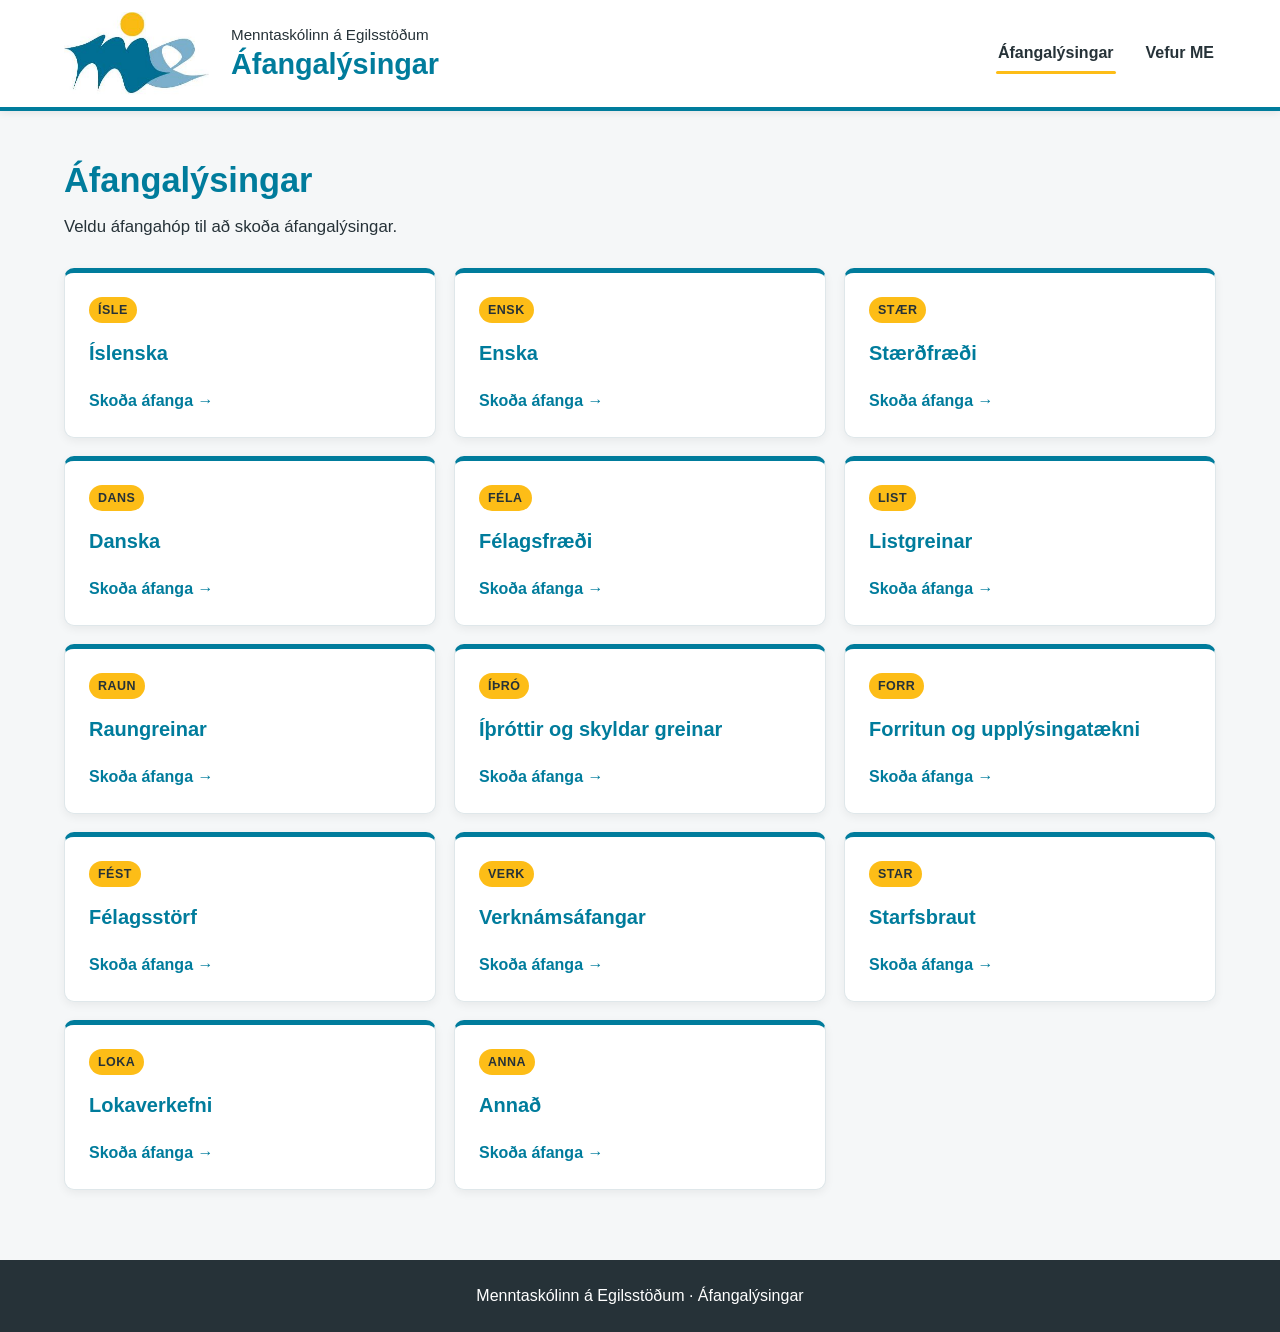
<file: index.html>
<!doctype html>
<html lang="is">
<head>
  <meta charset="utf-8">
  <meta name="viewport" content="width=device-width, initial-scale=1">
  <title>Áfangalýsingar | Menntaskólinn á Egilsstöðum</title>
  <meta name="description" content="Áfangalýsingar Menntaskólans á Egilsstöðum">
  <link rel="stylesheet" href="style.css">
</head>
<body>
<header class="me-header">
  <div class="me-header__inner">
    <a href="index.html" class="me-brand">
      <img src="me-logo.png" alt="Merki Menntaskólans á Egilsstöðum" class="me-logo">
      <div class="me-title">
        <span class="me-school">Menntaskólinn á Egilsstöðum</span>
        <span class="me-page-title">Áfangalýsingar</span>
      </div>
    </a>
    <nav class="me-nav" aria-label="Aðalvalmynd">
      <a href="index.html" class="active">Áfangalýsingar</a>
      <a href="https://www.me.is/">Vefur ME</a>
    </nav>
  </div>
</header>
<main class="me-main">
  <section class="intro">
    <h1>Áfangalýsingar</h1>
    <p>Veldu áfangahóp til að skoða áfangalýsingar.</p>
  </section>
  <section class="course-grid" aria-label="Áfangahópar">
<a class="course-card" href="ISLE/">
      <span class="course-code">ÍSLE</span>
      <h2>Íslenska</h2>
      <span class="course-arrow">Skoða áfanga →</span>
    </a>
<a class="course-card" href="ENSK/">
      <span class="course-code">ENSK</span>
      <h2>Enska</h2>
      <span class="course-arrow">Skoða áfanga →</span>
    </a>
<a class="course-card" href="STAE/">
      <span class="course-code">STÆR</span>
      <h2>Stærðfræði</h2>
      <span class="course-arrow">Skoða áfanga →</span>
    </a>
<a class="course-card" href="DANS/">
      <span class="course-code">DANS</span>
      <h2>Danska</h2>
      <span class="course-arrow">Skoða áfanga →</span>
    </a>
<a class="course-card" href="FELA/">
      <span class="course-code">FÉLA</span>
      <h2>Félagsfræði</h2>
      <span class="course-arrow">Skoða áfanga →</span>
    </a>
<a class="course-card" href="LIST/">
      <span class="course-code">LIST</span>
      <h2>Listgreinar</h2>
      <span class="course-arrow">Skoða áfanga →</span>
    </a>
<a class="course-card" href="RAUN/">
      <span class="course-code">RAUN</span>
      <h2>Raungreinar</h2>
      <span class="course-arrow">Skoða áfanga →</span>
    </a>
<a class="course-card" href="ITHR/">
      <span class="course-code">ÍÞRÓ</span>
      <h2>Íþróttir og skyldar greinar</h2>
      <span class="course-arrow">Skoða áfanga →</span>
    </a>
<a class="course-card" href="FORR/">
      <span class="course-code">FORR</span>
      <h2>Forritun og upplýsingatækni</h2>
      <span class="course-arrow">Skoða áfanga →</span>
    </a>
<a class="course-card" href="FEST/">
      <span class="course-code">FÉST</span>
      <h2>Félagsstörf</h2>
      <span class="course-arrow">Skoða áfanga →</span>
    </a>
<a class="course-card" href="VERK/">
      <span class="course-code">VERK</span>
      <h2>Verknámsáfangar</h2>
      <span class="course-arrow">Skoða áfanga →</span>
    </a>
<a class="course-card" href="STAR/">
      <span class="course-code">STAR</span>
      <h2>Starfsbraut</h2>
      <span class="course-arrow">Skoða áfanga →</span>
    </a>
<a class="course-card" href="LOKA/">
      <span class="course-code">LOKA</span>
      <h2>Lokaverkefni</h2>
      <span class="course-arrow">Skoða áfanga →</span>
    </a>
<a class="course-card" href="ANNA/">
      <span class="course-code">ANNA</span>
      <h2>Annað</h2>
      <span class="course-arrow">Skoða áfanga →</span>
    </a>
  </section>
</main>
<footer class="me-footer">Menntaskólinn á Egilsstöðum · Áfangalýsingar</footer>
</body>
</html>
</file>
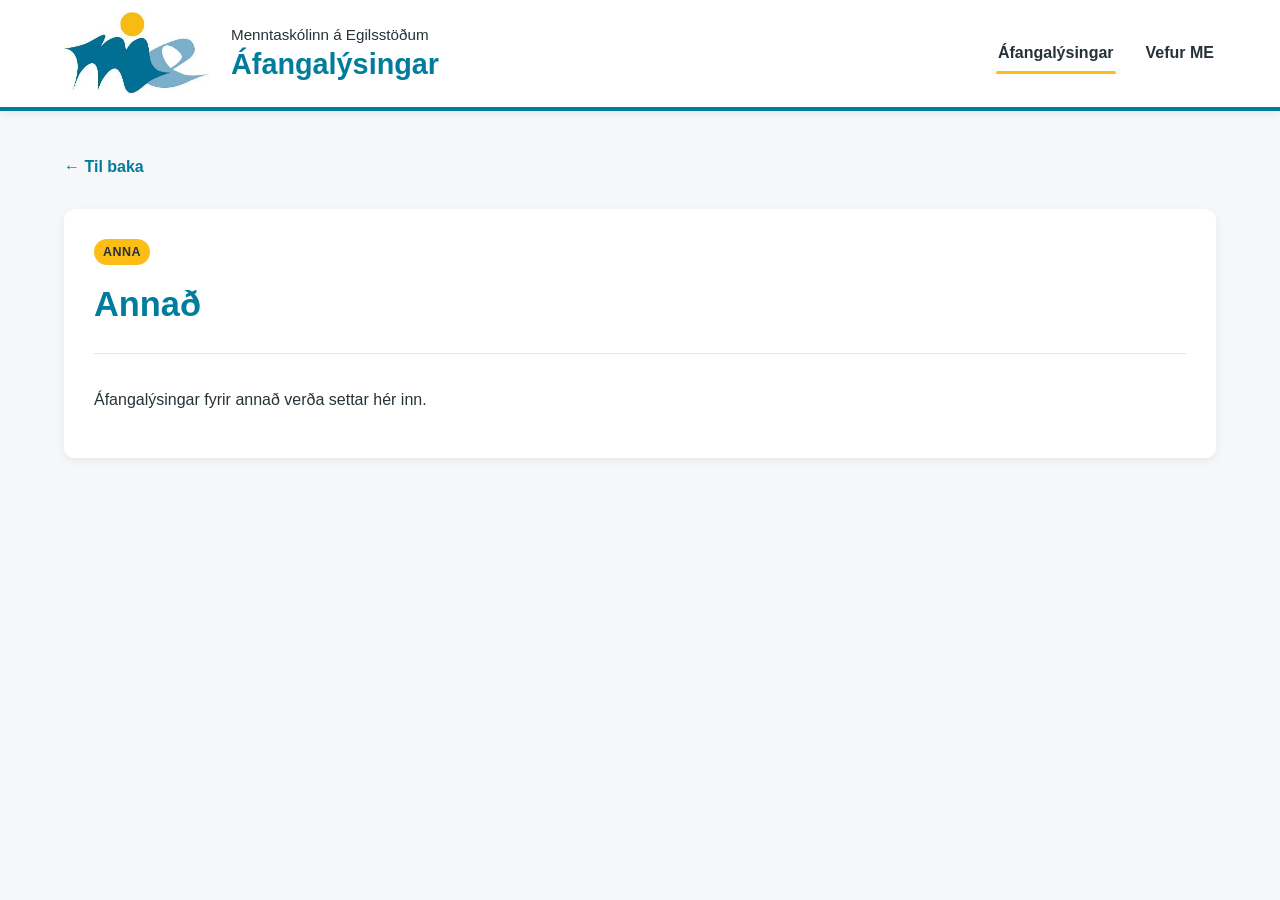
<file: annad.html>
<!doctype html><html lang="is"><head><meta charset="utf-8"><meta name="viewport" content="width=device-width, initial-scale=1"><title>Annað | Áfangalýsingar</title><link rel="stylesheet" href="style.css"></head><body><header class="me-header"><div class="me-header__inner"><a href="index.html" class="me-brand"><img src="me-logo.png" alt="Merki Menntaskólans á Egilsstöðum" class="me-logo"><div class="me-title"><span class="me-school">Menntaskólinn á Egilsstöðum</span><span class="me-page-title">Áfangalýsingar</span></div></a><nav class="me-nav" aria-label="Aðalvalmynd"><a href="index.html" class="active">Áfangalýsingar</a><a href="https://www.me.is/">Vefur ME</a></nav></div></header><main class="me-main"><a href="index.html" class="back-link">← Til baka</a><section class="category"><span class="course-code">ANNA</span><h1>Annað</h1><div class="course-content"><p>Áfangalýsingar fyrir annað verða settar hér inn.</p></div></section></main></body></html>
</file>
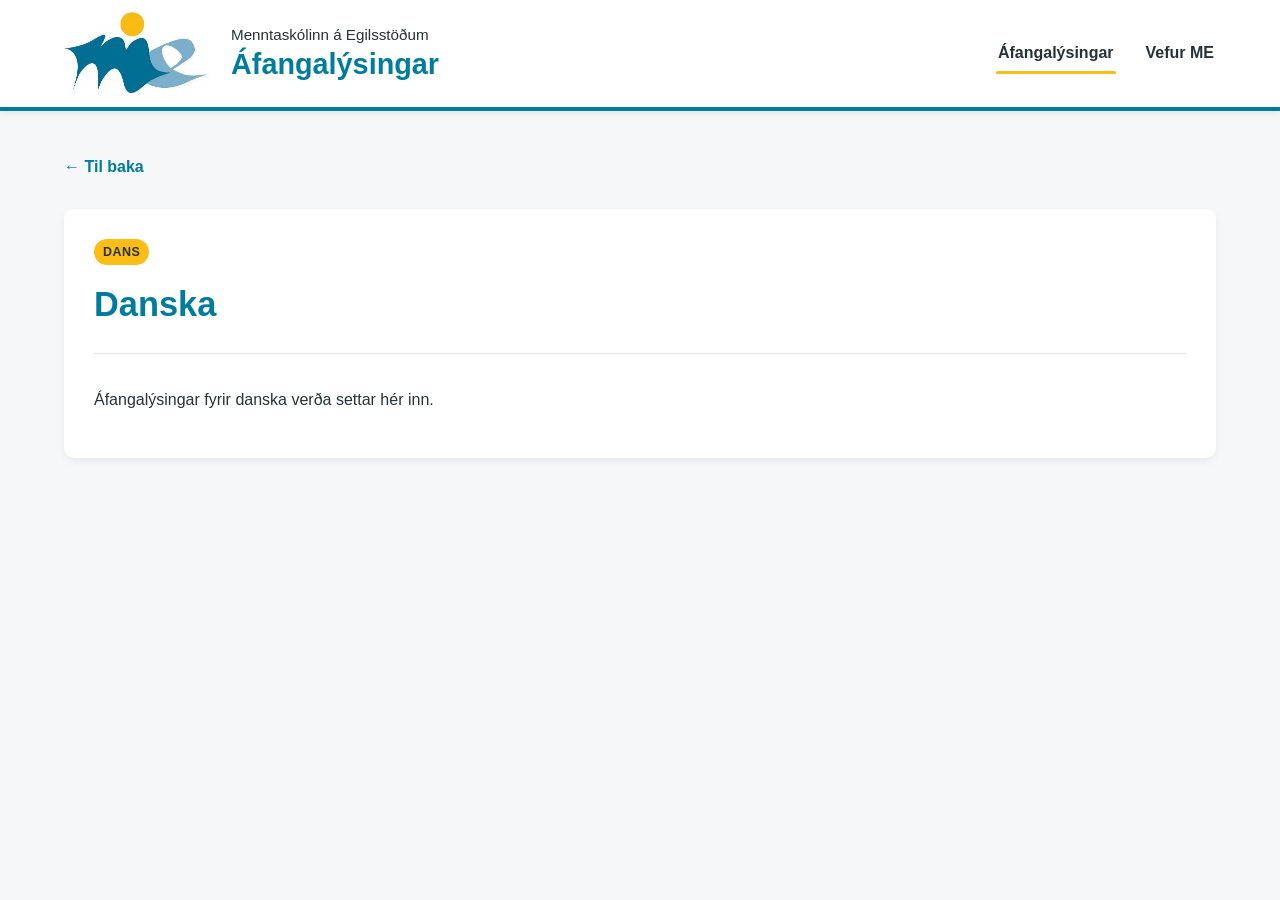
<file: danska.html>
<!doctype html><html lang="is"><head><meta charset="utf-8"><meta name="viewport" content="width=device-width, initial-scale=1"><title>Danska | Áfangalýsingar</title><link rel="stylesheet" href="style.css"></head><body><header class="me-header"><div class="me-header__inner"><a href="index.html" class="me-brand"><img src="me-logo.png" alt="Merki Menntaskólans á Egilsstöðum" class="me-logo"><div class="me-title"><span class="me-school">Menntaskólinn á Egilsstöðum</span><span class="me-page-title">Áfangalýsingar</span></div></a><nav class="me-nav" aria-label="Aðalvalmynd"><a href="index.html" class="active">Áfangalýsingar</a><a href="https://www.me.is/">Vefur ME</a></nav></div></header><main class="me-main"><a href="index.html" class="back-link">← Til baka</a><section class="category"><span class="course-code">DANS</span><h1>Danska</h1><div class="course-content"><p>Áfangalýsingar fyrir danska verða settar hér inn.</p></div></section></main></body></html>
</file>
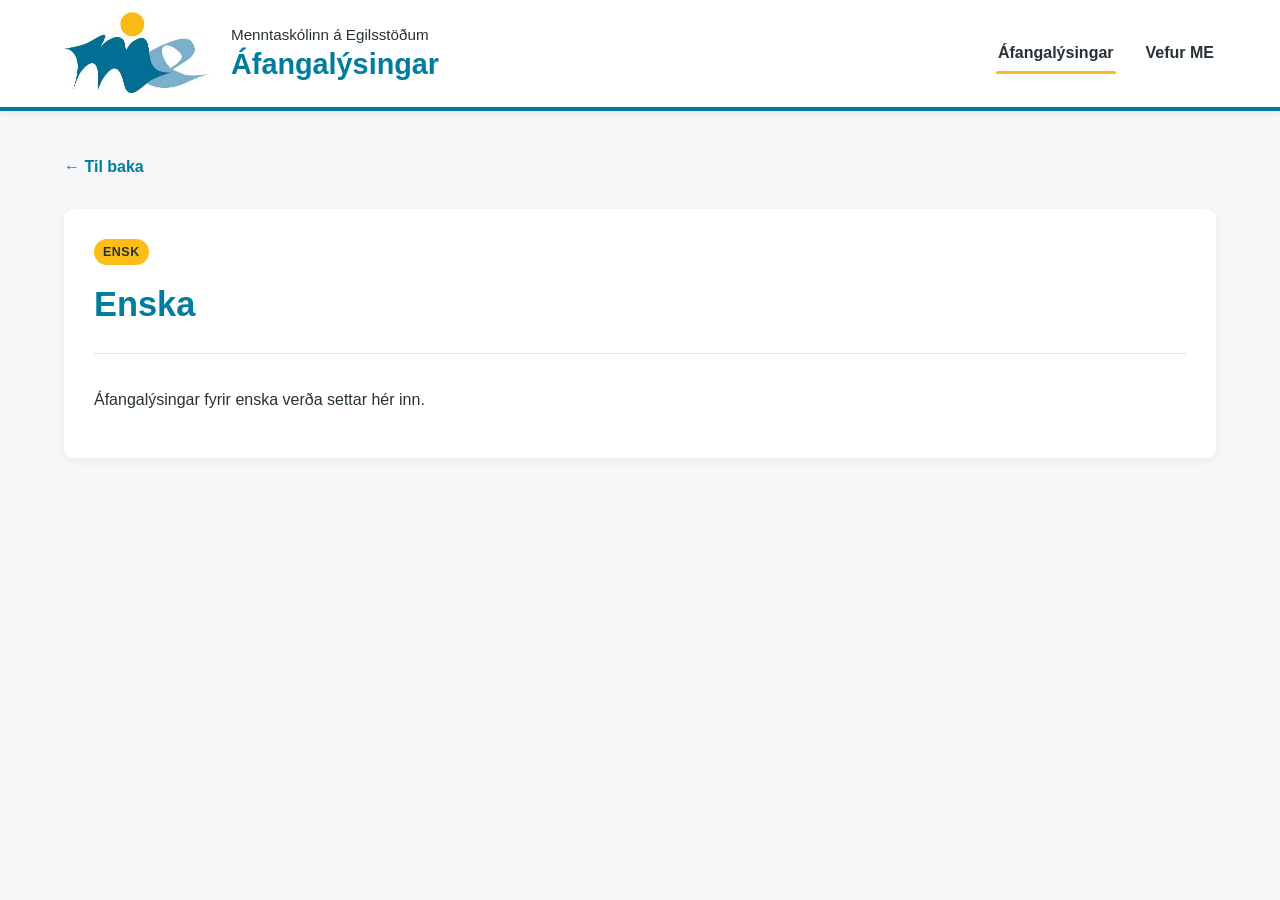
<file: enska.html>
<!doctype html><html lang="is"><head><meta charset="utf-8"><meta name="viewport" content="width=device-width, initial-scale=1"><title>Enska | Áfangalýsingar</title><link rel="stylesheet" href="style.css"></head><body><header class="me-header"><div class="me-header__inner"><a href="index.html" class="me-brand"><img src="me-logo.png" alt="Merki Menntaskólans á Egilsstöðum" class="me-logo"><div class="me-title"><span class="me-school">Menntaskólinn á Egilsstöðum</span><span class="me-page-title">Áfangalýsingar</span></div></a><nav class="me-nav" aria-label="Aðalvalmynd"><a href="index.html" class="active">Áfangalýsingar</a><a href="https://www.me.is/">Vefur ME</a></nav></div></header><main class="me-main"><a href="index.html" class="back-link">← Til baka</a><section class="category"><span class="course-code">ENSK</span><h1>Enska</h1><div class="course-content"><p>Áfangalýsingar fyrir enska verða settar hér inn.</p></div></section></main></body></html>
</file>
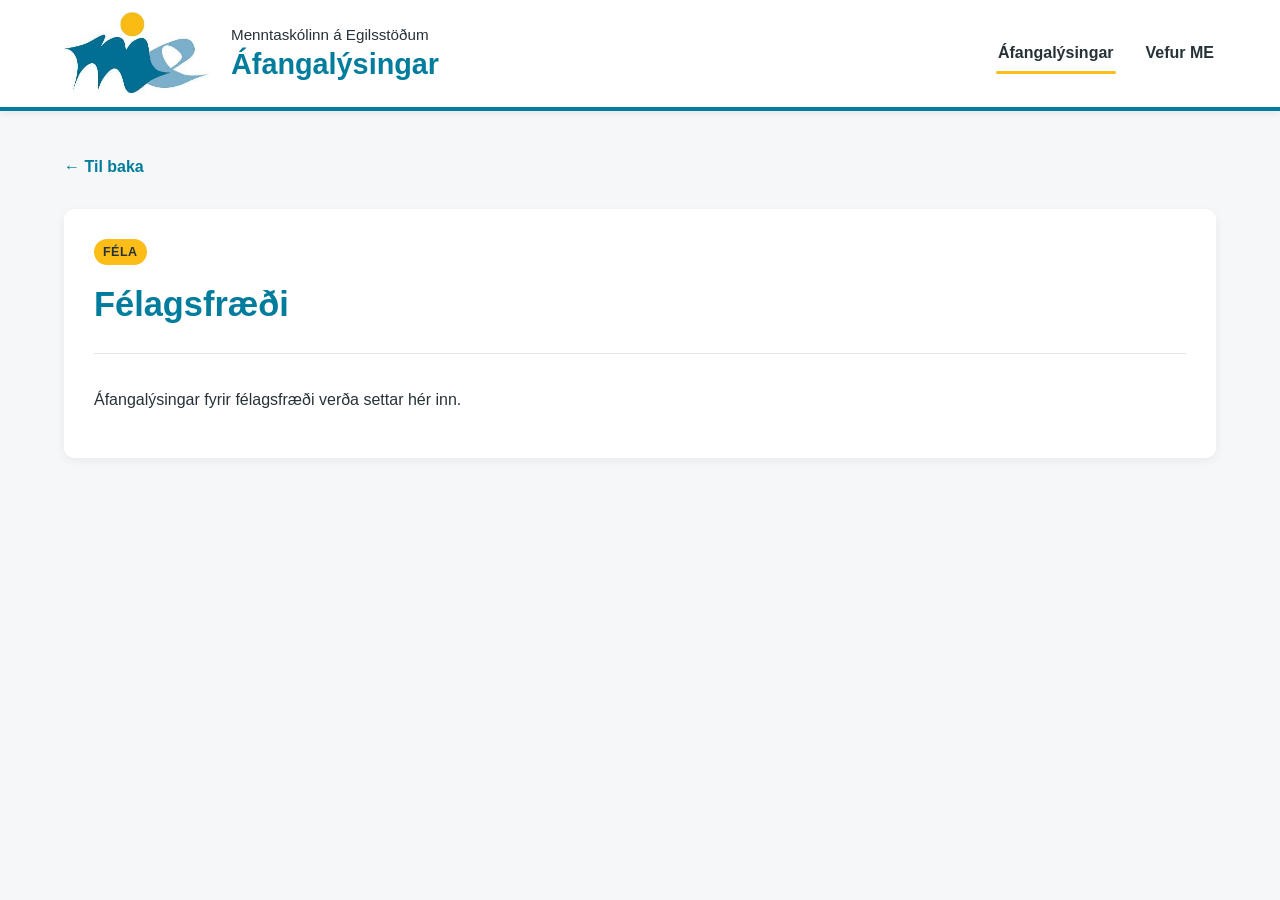
<file: felagsfraedi.html>
<!doctype html><html lang="is"><head><meta charset="utf-8"><meta name="viewport" content="width=device-width, initial-scale=1"><title>Félagsfræði | Áfangalýsingar</title><link rel="stylesheet" href="style.css"></head><body><header class="me-header"><div class="me-header__inner"><a href="index.html" class="me-brand"><img src="me-logo.png" alt="Merki Menntaskólans á Egilsstöðum" class="me-logo"><div class="me-title"><span class="me-school">Menntaskólinn á Egilsstöðum</span><span class="me-page-title">Áfangalýsingar</span></div></a><nav class="me-nav" aria-label="Aðalvalmynd"><a href="index.html" class="active">Áfangalýsingar</a><a href="https://www.me.is/">Vefur ME</a></nav></div></header><main class="me-main"><a href="index.html" class="back-link">← Til baka</a><section class="category"><span class="course-code">FÉLA</span><h1>Félagsfræði</h1><div class="course-content"><p>Áfangalýsingar fyrir félagsfræði verða settar hér inn.</p></div></section></main></body></html>
</file>
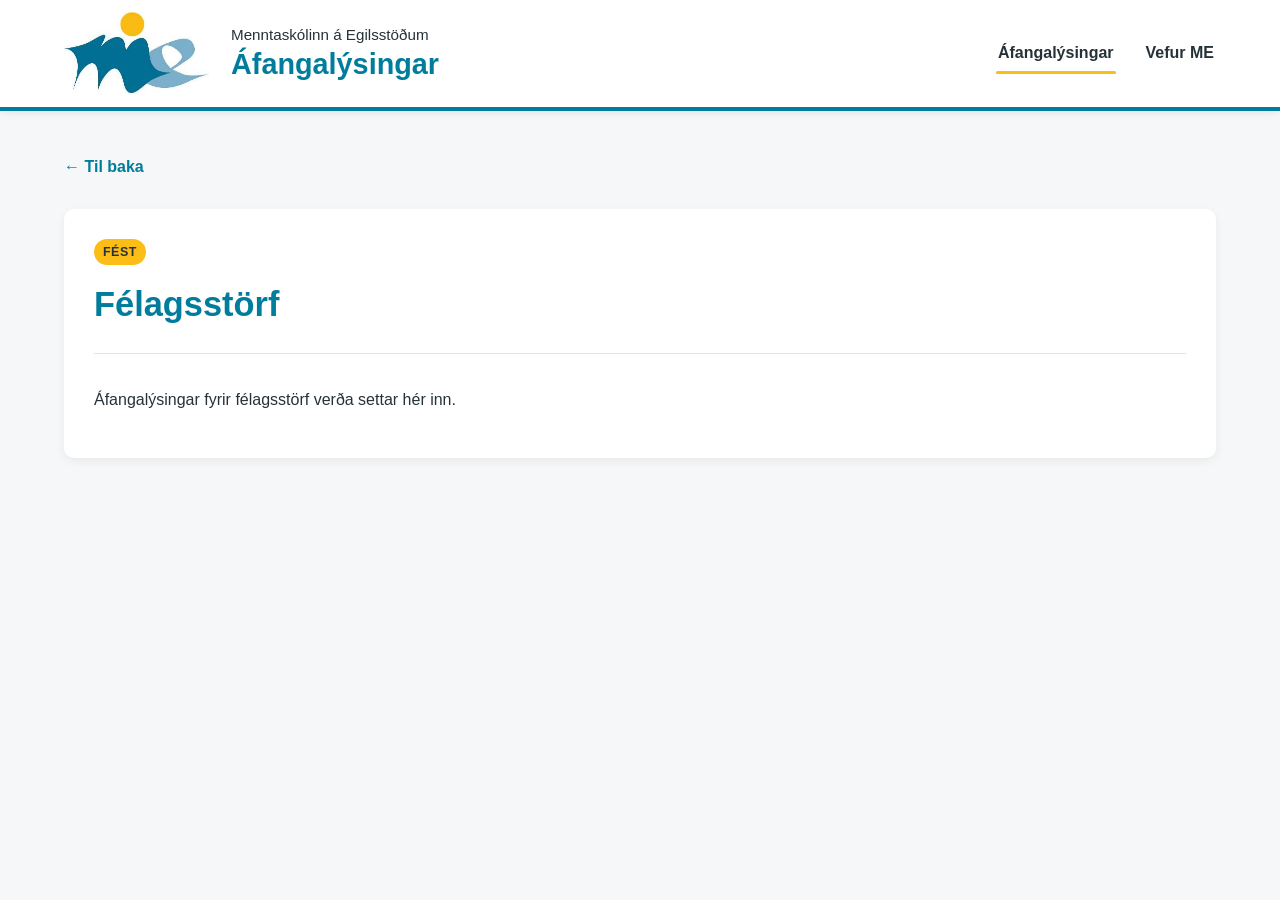
<file: felagsstorf.html>
<!doctype html><html lang="is"><head><meta charset="utf-8"><meta name="viewport" content="width=device-width, initial-scale=1"><title>Félagsstörf | Áfangalýsingar</title><link rel="stylesheet" href="style.css"></head><body><header class="me-header"><div class="me-header__inner"><a href="index.html" class="me-brand"><img src="me-logo.png" alt="Merki Menntaskólans á Egilsstöðum" class="me-logo"><div class="me-title"><span class="me-school">Menntaskólinn á Egilsstöðum</span><span class="me-page-title">Áfangalýsingar</span></div></a><nav class="me-nav" aria-label="Aðalvalmynd"><a href="index.html" class="active">Áfangalýsingar</a><a href="https://www.me.is/">Vefur ME</a></nav></div></header><main class="me-main"><a href="index.html" class="back-link">← Til baka</a><section class="category"><span class="course-code">FÉST</span><h1>Félagsstörf</h1><div class="course-content"><p>Áfangalýsingar fyrir félagsstörf verða settar hér inn.</p></div></section></main></body></html>
</file>
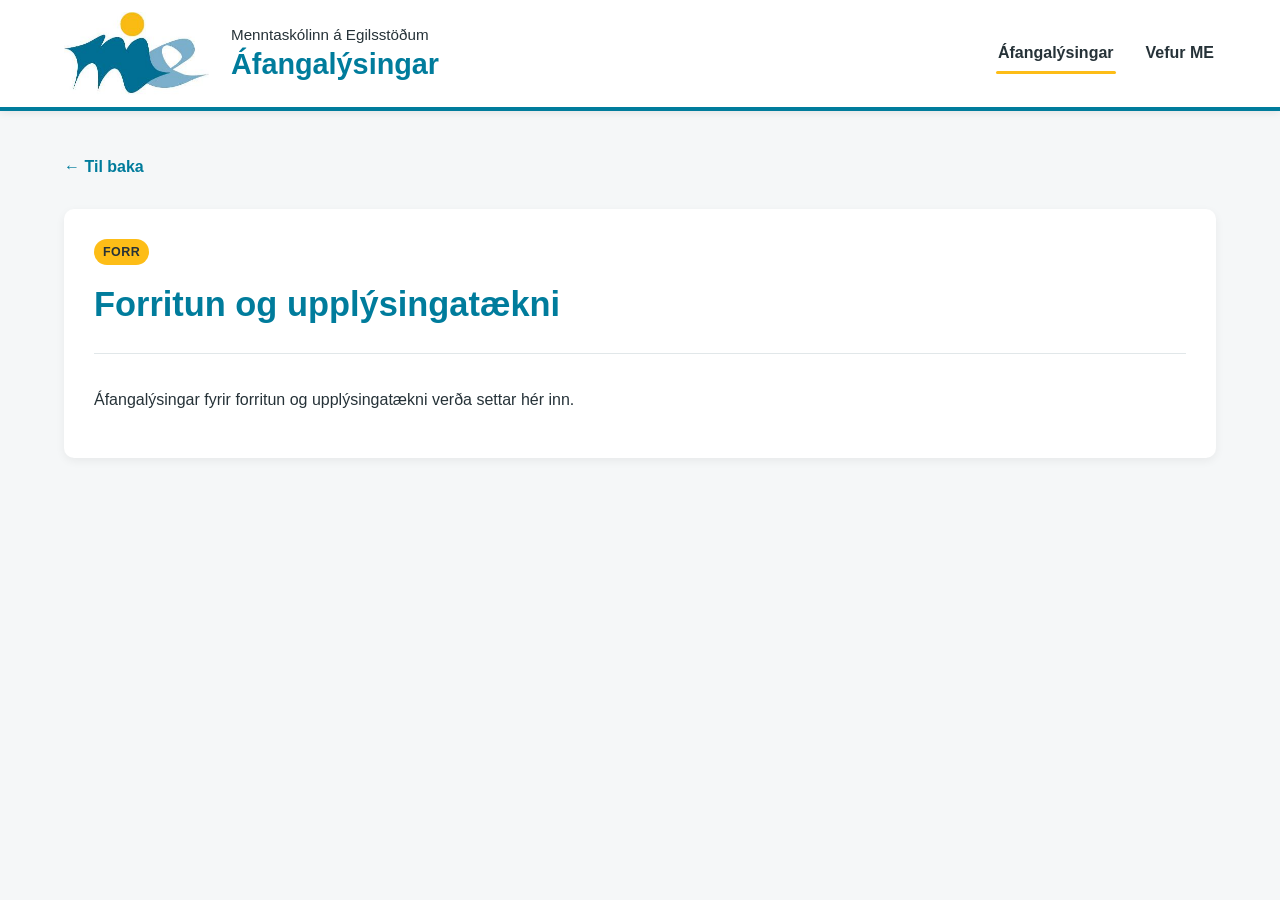
<file: forritun.html>
<!doctype html><html lang="is"><head><meta charset="utf-8"><meta name="viewport" content="width=device-width, initial-scale=1"><title>Forritun og upplýsingatækni | Áfangalýsingar</title><link rel="stylesheet" href="style.css"></head><body><header class="me-header"><div class="me-header__inner"><a href="index.html" class="me-brand"><img src="me-logo.png" alt="Merki Menntaskólans á Egilsstöðum" class="me-logo"><div class="me-title"><span class="me-school">Menntaskólinn á Egilsstöðum</span><span class="me-page-title">Áfangalýsingar</span></div></a><nav class="me-nav" aria-label="Aðalvalmynd"><a href="index.html" class="active">Áfangalýsingar</a><a href="https://www.me.is/">Vefur ME</a></nav></div></header><main class="me-main"><a href="index.html" class="back-link">← Til baka</a><section class="category"><span class="course-code">FORR</span><h1>Forritun og upplýsingatækni</h1><div class="course-content"><p>Áfangalýsingar fyrir forritun og upplýsingatækni verða settar hér inn.</p></div></section></main></body></html>
</file>
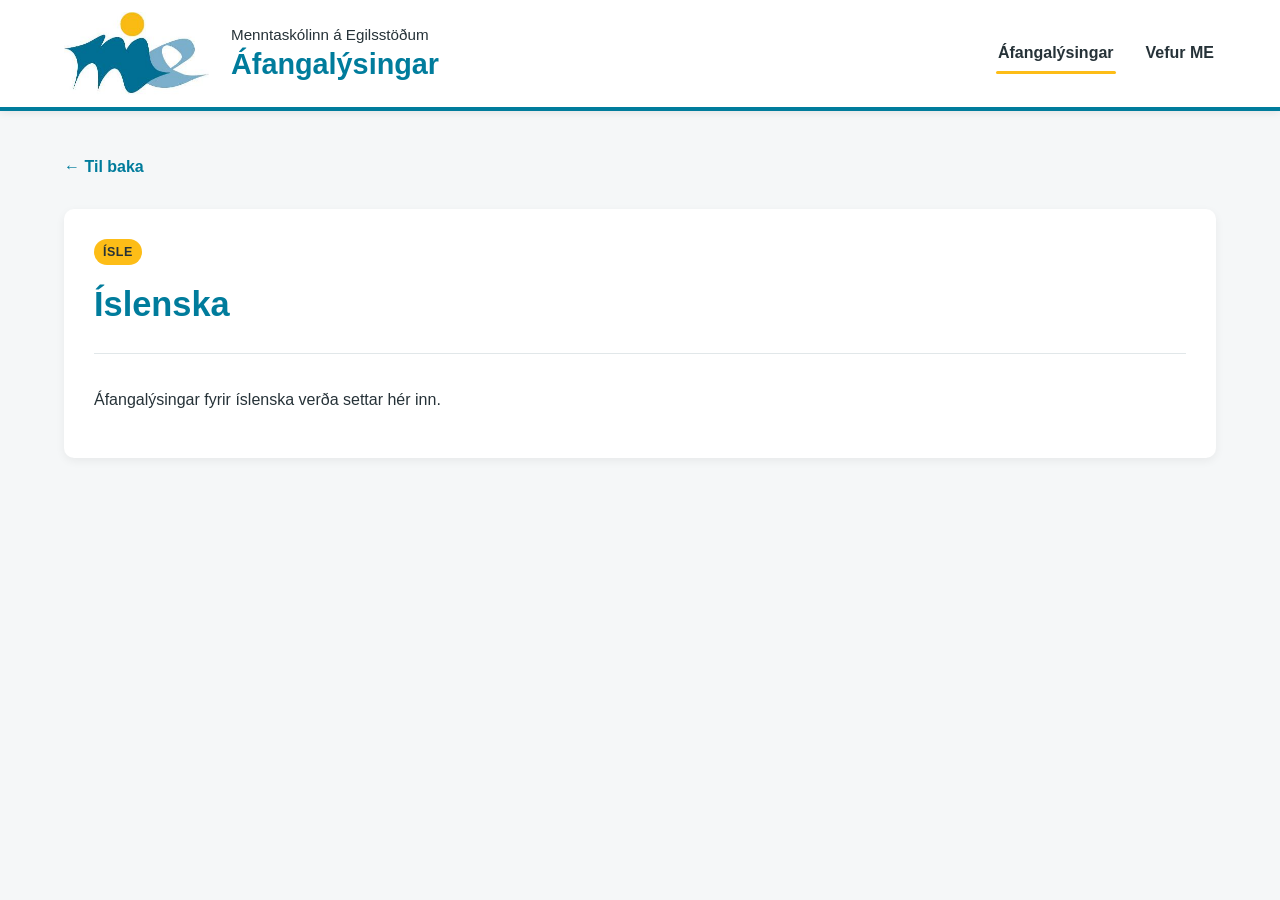
<file: islenska.html>
<!doctype html><html lang="is"><head><meta charset="utf-8"><meta name="viewport" content="width=device-width, initial-scale=1"><title>Íslenska | Áfangalýsingar</title><link rel="stylesheet" href="style.css"></head><body><header class="me-header"><div class="me-header__inner"><a href="index.html" class="me-brand"><img src="me-logo.png" alt="Merki Menntaskólans á Egilsstöðum" class="me-logo"><div class="me-title"><span class="me-school">Menntaskólinn á Egilsstöðum</span><span class="me-page-title">Áfangalýsingar</span></div></a><nav class="me-nav" aria-label="Aðalvalmynd"><a href="index.html" class="active">Áfangalýsingar</a><a href="https://www.me.is/">Vefur ME</a></nav></div></header><main class="me-main"><a href="index.html" class="back-link">← Til baka</a><section class="category"><span class="course-code">ÍSLE</span><h1>Íslenska</h1><div class="course-content"><p>Áfangalýsingar fyrir íslenska verða settar hér inn.</p></div></section></main></body></html>
</file>
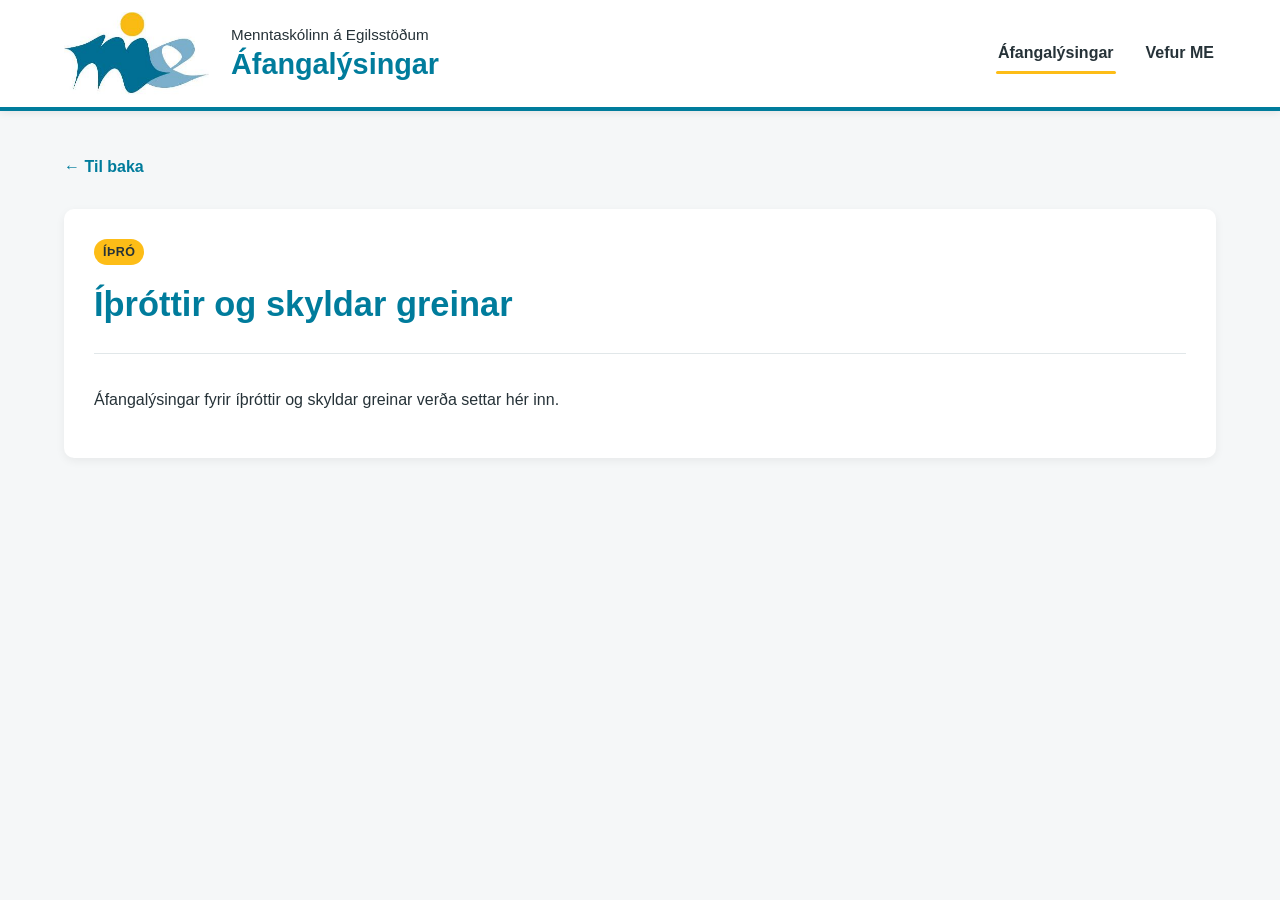
<file: ithrottir.html>
<!doctype html><html lang="is"><head><meta charset="utf-8"><meta name="viewport" content="width=device-width, initial-scale=1"><title>Íþróttir og skyldar greinar | Áfangalýsingar</title><link rel="stylesheet" href="style.css"></head><body><header class="me-header"><div class="me-header__inner"><a href="index.html" class="me-brand"><img src="me-logo.png" alt="Merki Menntaskólans á Egilsstöðum" class="me-logo"><div class="me-title"><span class="me-school">Menntaskólinn á Egilsstöðum</span><span class="me-page-title">Áfangalýsingar</span></div></a><nav class="me-nav" aria-label="Aðalvalmynd"><a href="index.html" class="active">Áfangalýsingar</a><a href="https://www.me.is/">Vefur ME</a></nav></div></header><main class="me-main"><a href="index.html" class="back-link">← Til baka</a><section class="category"><span class="course-code">ÍÞRÓ</span><h1>Íþróttir og skyldar greinar</h1><div class="course-content"><p>Áfangalýsingar fyrir íþróttir og skyldar greinar verða settar hér inn.</p></div></section></main></body></html>
</file>
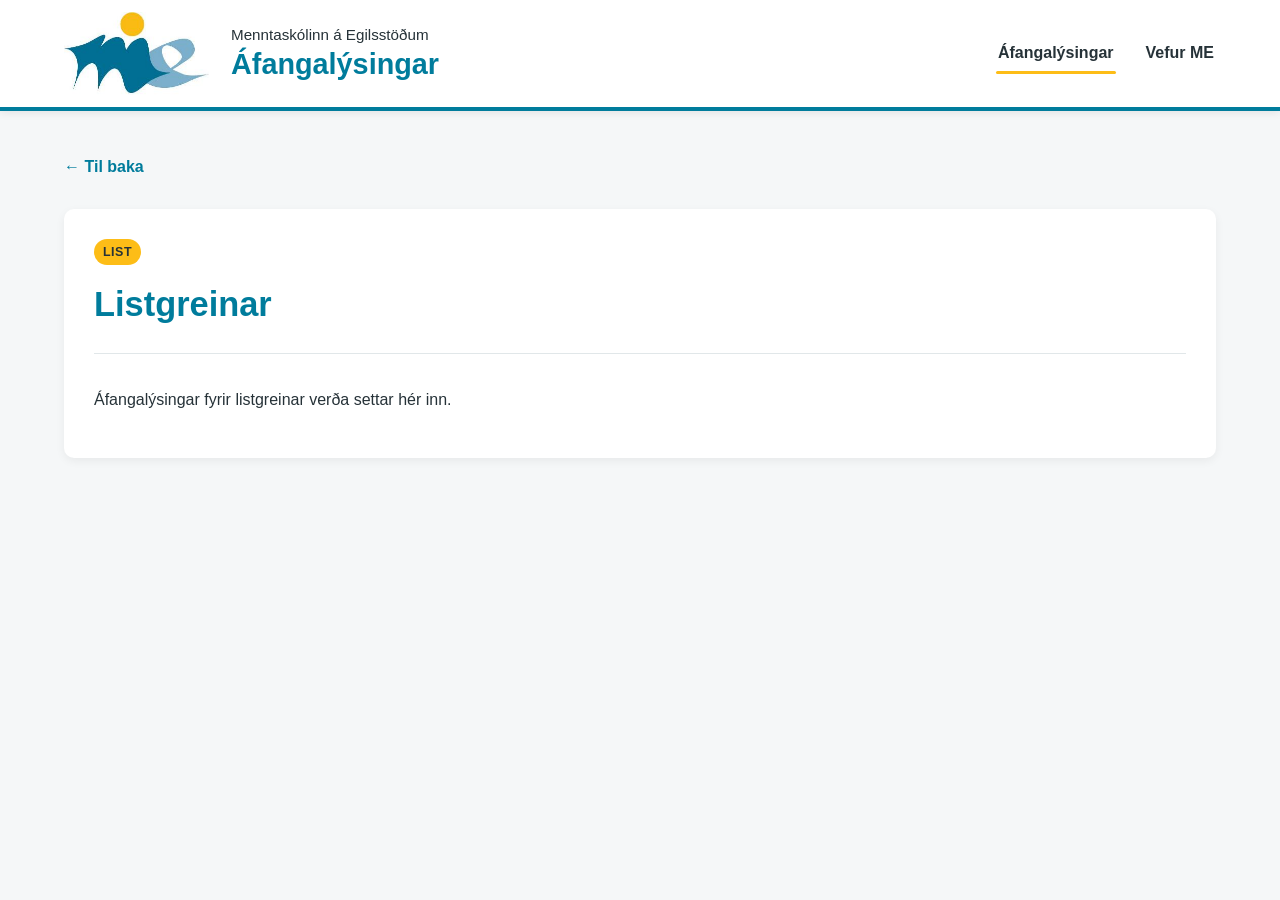
<file: listgreinar.html>
<!doctype html><html lang="is"><head><meta charset="utf-8"><meta name="viewport" content="width=device-width, initial-scale=1"><title>Listgreinar | Áfangalýsingar</title><link rel="stylesheet" href="style.css"></head><body><header class="me-header"><div class="me-header__inner"><a href="index.html" class="me-brand"><img src="me-logo.png" alt="Merki Menntaskólans á Egilsstöðum" class="me-logo"><div class="me-title"><span class="me-school">Menntaskólinn á Egilsstöðum</span><span class="me-page-title">Áfangalýsingar</span></div></a><nav class="me-nav" aria-label="Aðalvalmynd"><a href="index.html" class="active">Áfangalýsingar</a><a href="https://www.me.is/">Vefur ME</a></nav></div></header><main class="me-main"><a href="index.html" class="back-link">← Til baka</a><section class="category"><span class="course-code">LIST</span><h1>Listgreinar</h1><div class="course-content"><p>Áfangalýsingar fyrir listgreinar verða settar hér inn.</p></div></section></main></body></html>
</file>
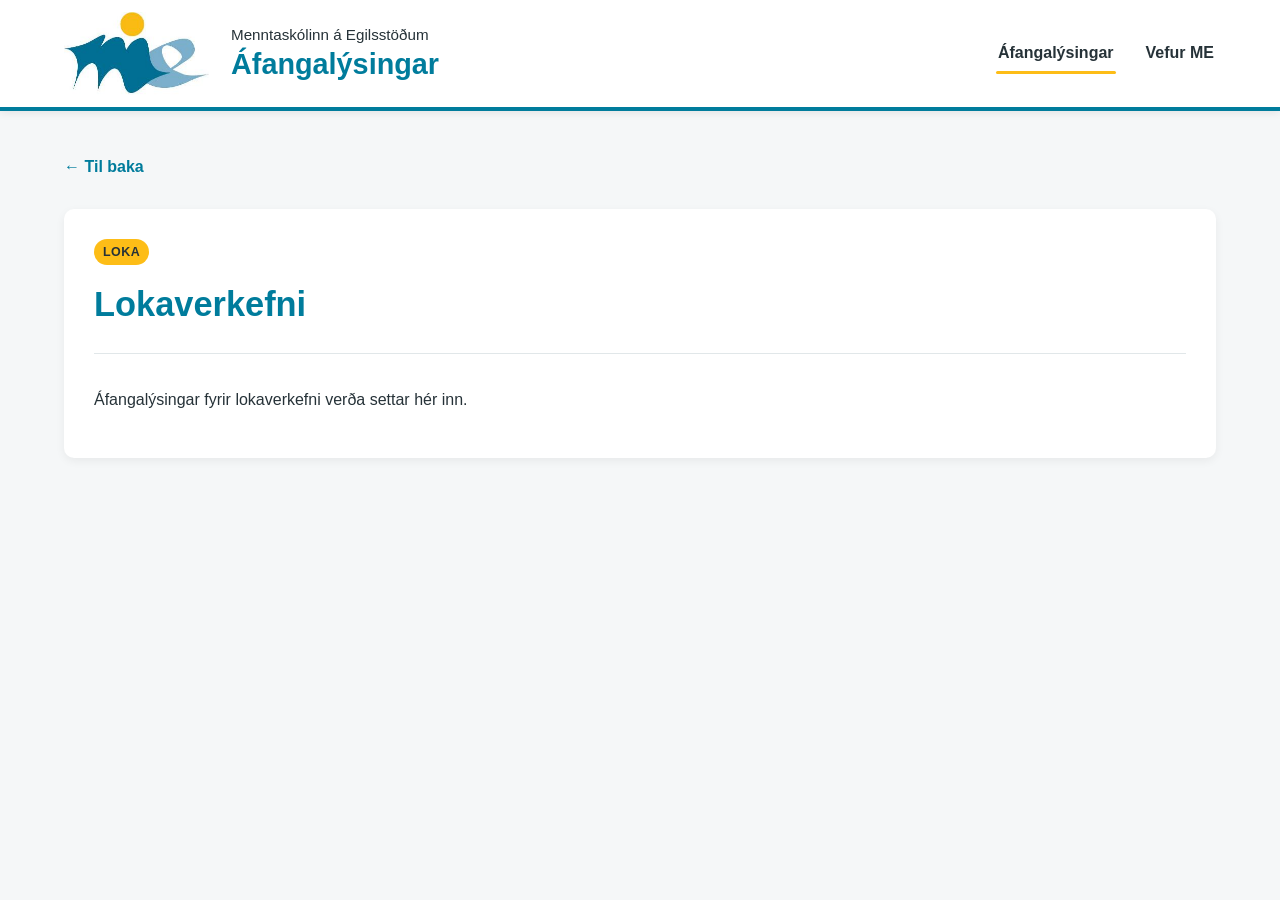
<file: lokaverkefni.html>
<!doctype html><html lang="is"><head><meta charset="utf-8"><meta name="viewport" content="width=device-width, initial-scale=1"><title>Lokaverkefni | Áfangalýsingar</title><link rel="stylesheet" href="style.css"></head><body><header class="me-header"><div class="me-header__inner"><a href="index.html" class="me-brand"><img src="me-logo.png" alt="Merki Menntaskólans á Egilsstöðum" class="me-logo"><div class="me-title"><span class="me-school">Menntaskólinn á Egilsstöðum</span><span class="me-page-title">Áfangalýsingar</span></div></a><nav class="me-nav" aria-label="Aðalvalmynd"><a href="index.html" class="active">Áfangalýsingar</a><a href="https://www.me.is/">Vefur ME</a></nav></div></header><main class="me-main"><a href="index.html" class="back-link">← Til baka</a><section class="category"><span class="course-code">LOKA</span><h1>Lokaverkefni</h1><div class="course-content"><p>Áfangalýsingar fyrir lokaverkefni verða settar hér inn.</p></div></section></main></body></html>
</file>
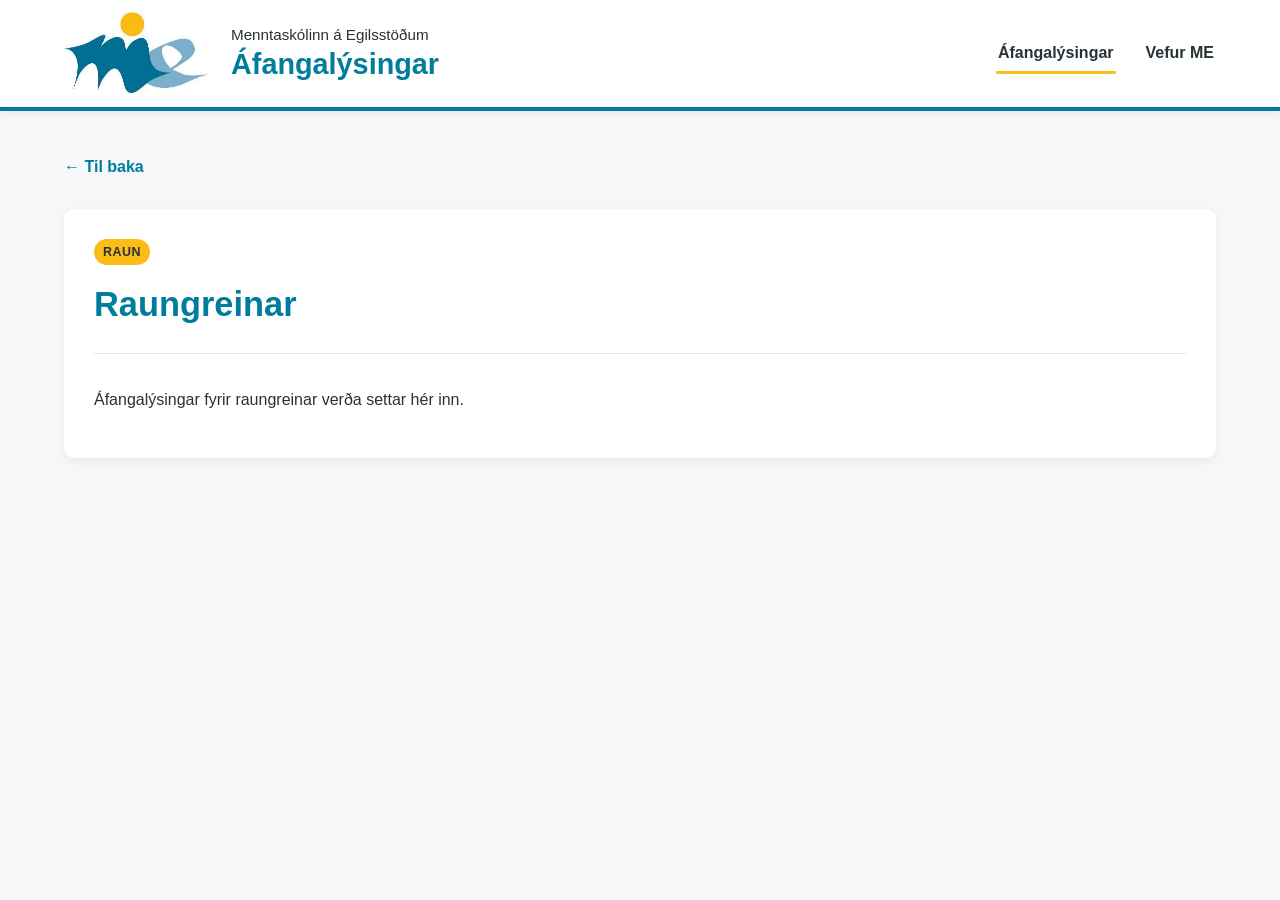
<file: raungreinar.html>
<!doctype html><html lang="is"><head><meta charset="utf-8"><meta name="viewport" content="width=device-width, initial-scale=1"><title>Raungreinar | Áfangalýsingar</title><link rel="stylesheet" href="style.css"></head><body><header class="me-header"><div class="me-header__inner"><a href="index.html" class="me-brand"><img src="me-logo.png" alt="Merki Menntaskólans á Egilsstöðum" class="me-logo"><div class="me-title"><span class="me-school">Menntaskólinn á Egilsstöðum</span><span class="me-page-title">Áfangalýsingar</span></div></a><nav class="me-nav" aria-label="Aðalvalmynd"><a href="index.html" class="active">Áfangalýsingar</a><a href="https://www.me.is/">Vefur ME</a></nav></div></header><main class="me-main"><a href="index.html" class="back-link">← Til baka</a><section class="category"><span class="course-code">RAUN</span><h1>Raungreinar</h1><div class="course-content"><p>Áfangalýsingar fyrir raungreinar verða settar hér inn.</p></div></section></main></body></html>
</file>
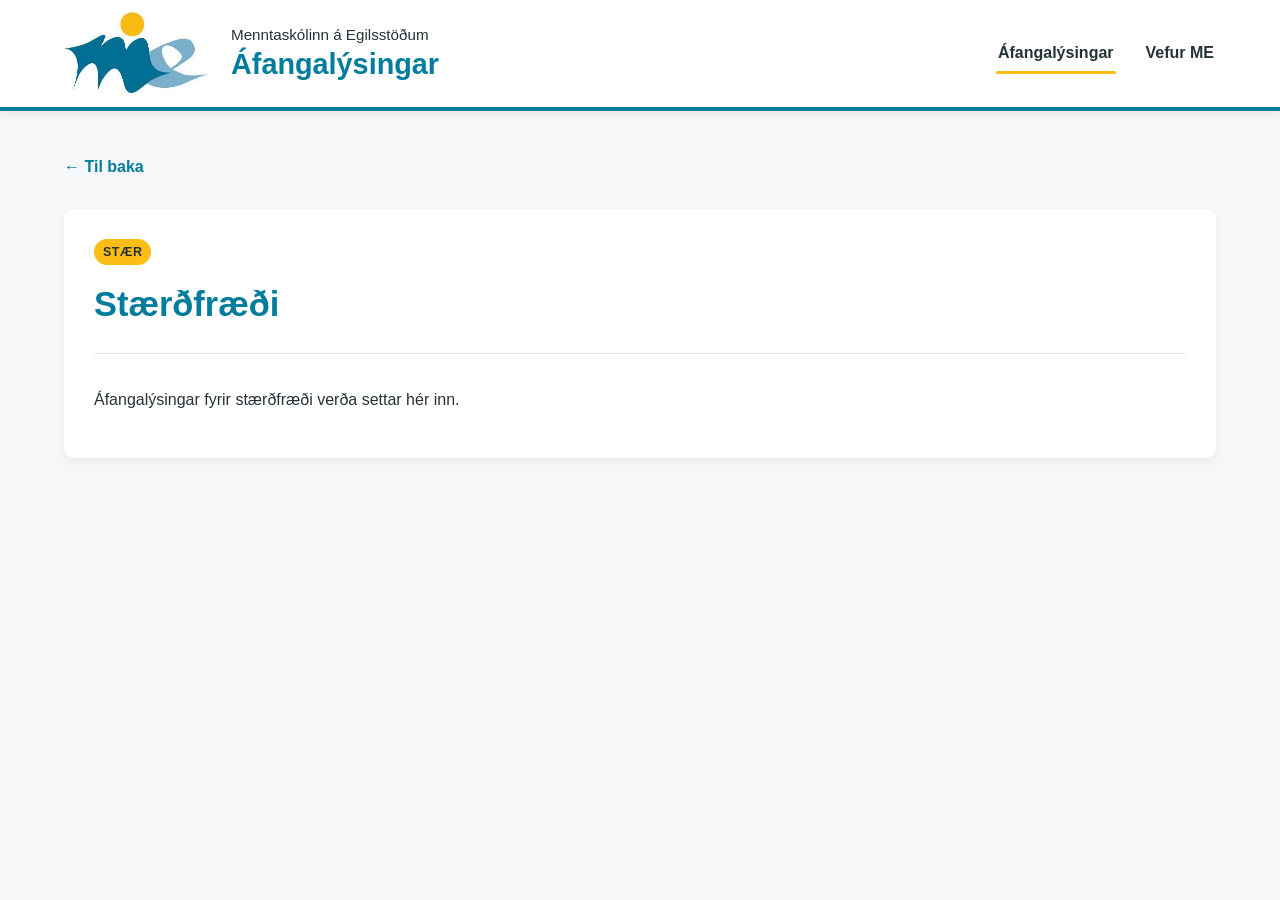
<file: staerdfraedi.html>
<!doctype html><html lang="is"><head><meta charset="utf-8"><meta name="viewport" content="width=device-width, initial-scale=1"><title>Stærðfræði | Áfangalýsingar</title><link rel="stylesheet" href="style.css"></head><body><header class="me-header"><div class="me-header__inner"><a href="index.html" class="me-brand"><img src="me-logo.png" alt="Merki Menntaskólans á Egilsstöðum" class="me-logo"><div class="me-title"><span class="me-school">Menntaskólinn á Egilsstöðum</span><span class="me-page-title">Áfangalýsingar</span></div></a><nav class="me-nav" aria-label="Aðalvalmynd"><a href="index.html" class="active">Áfangalýsingar</a><a href="https://www.me.is/">Vefur ME</a></nav></div></header><main class="me-main"><a href="index.html" class="back-link">← Til baka</a><section class="category"><span class="course-code">STÆR</span><h1>Stærðfræði</h1><div class="course-content"><p>Áfangalýsingar fyrir stærðfræði verða settar hér inn.</p></div></section></main></body></html>
</file>
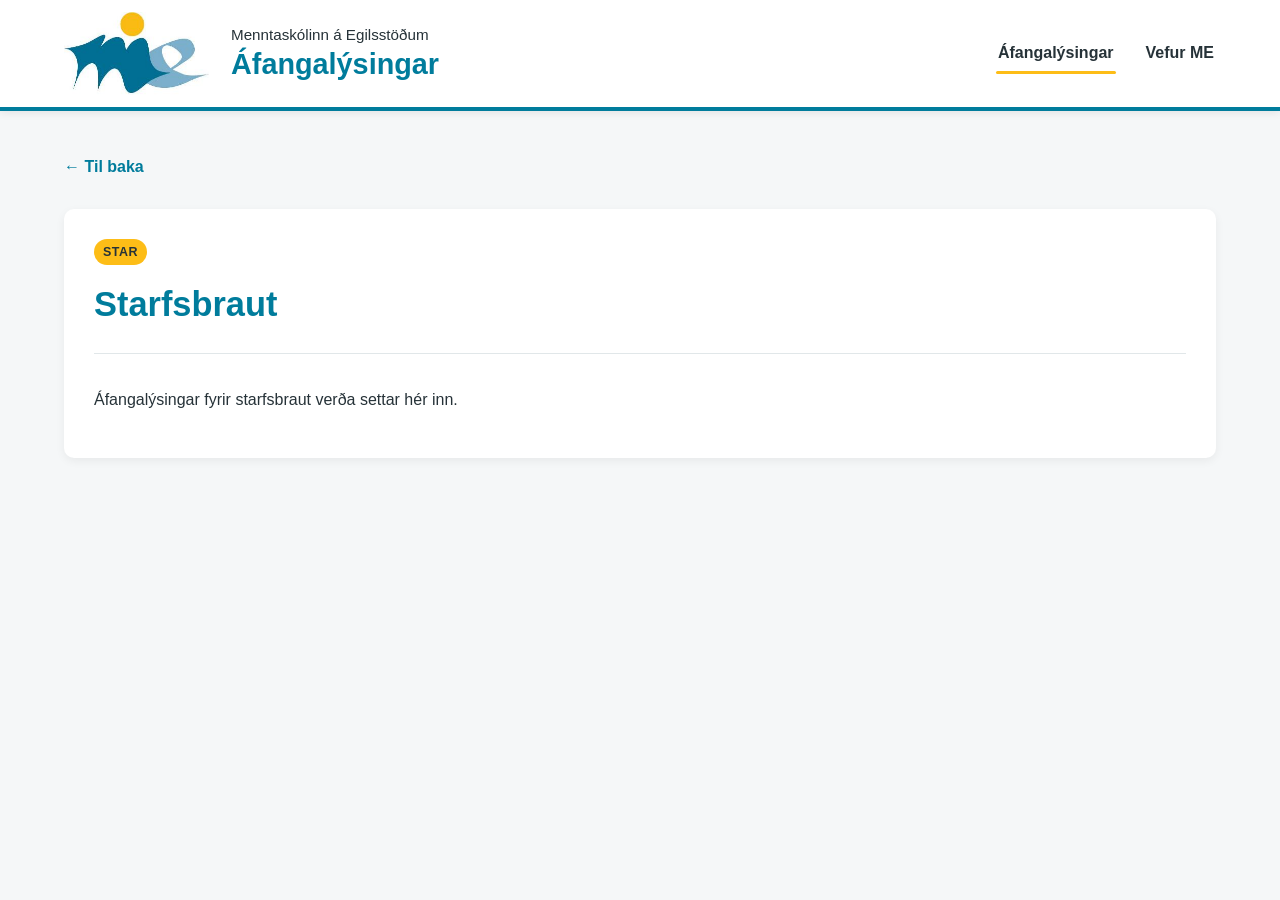
<file: starfsbraut.html>
<!doctype html><html lang="is"><head><meta charset="utf-8"><meta name="viewport" content="width=device-width, initial-scale=1"><title>Starfsbraut | Áfangalýsingar</title><link rel="stylesheet" href="style.css"></head><body><header class="me-header"><div class="me-header__inner"><a href="index.html" class="me-brand"><img src="me-logo.png" alt="Merki Menntaskólans á Egilsstöðum" class="me-logo"><div class="me-title"><span class="me-school">Menntaskólinn á Egilsstöðum</span><span class="me-page-title">Áfangalýsingar</span></div></a><nav class="me-nav" aria-label="Aðalvalmynd"><a href="index.html" class="active">Áfangalýsingar</a><a href="https://www.me.is/">Vefur ME</a></nav></div></header><main class="me-main"><a href="index.html" class="back-link">← Til baka</a><section class="category"><span class="course-code">STAR</span><h1>Starfsbraut</h1><div class="course-content"><p>Áfangalýsingar fyrir starfsbraut verða settar hér inn.</p></div></section></main></body></html>
</file>
<file: style.css>
:root {
  --me-blue: #007c9c;
  --me-light-blue: #82b6cf;
  --me-yellow: #fdbd17;
  --me-dark: #263238;
  --me-white: #ffffff;
}
* { box-sizing: border-box; }
body { margin: 0; font-family: Arial, Helvetica, sans-serif; color: var(--me-dark); background: #f5f7f8; line-height: 1.5; }
.me-header { background: var(--me-white); border-bottom: 4px solid var(--me-blue); box-shadow: 0 2px 8px rgba(0,0,0,.08); }
.me-header__inner { max-width: 1200px; min-height: 105px; margin: 0 auto; padding: 12px 24px; display: flex; align-items: center; justify-content: space-between; gap: 30px; }
.me-brand { display: flex; align-items: center; gap: 22px; color: inherit; text-decoration: none; }
.me-logo { width: 145px; height: auto; display: block; }
.me-title { display: flex; flex-direction: column; line-height: 1.15; }
.me-school { margin-bottom: 4px; color: var(--me-dark); font-size: .95rem; font-weight: 500; }
.me-page-title { color: var(--me-blue); font-size: 1.8rem; font-weight: 700; }
.me-nav { display: flex; align-items: center; gap: 28px; }
.me-nav a { position: relative; padding: 12px 2px; color: var(--me-dark); text-decoration: none; font-size: 1rem; font-weight: 600; }
.me-nav a:hover { color: var(--me-blue); }
.me-nav a.active::after { content: ""; position: absolute; right: 0; bottom: 3px; left: 0; height: 3px; border-radius: 3px; background: var(--me-yellow); }
.me-main { max-width: 1200px; margin: 0 auto; padding: 44px 24px 70px; }
.intro { margin-bottom: 28px; }
.intro h1, .category h1 { margin: 0 0 8px; color: var(--me-blue); font-size: 2.15rem; }
.intro p { margin: 0; font-size: 1.05rem; }
.course-grid { display: grid; grid-template-columns: repeat(3, minmax(0, 1fr)); gap: 18px; }
.course-card { min-height: 170px; padding: 24px; display: flex; flex-direction: column; border: 1px solid #dfe7ea; border-top: 5px solid var(--me-blue); border-radius: 10px; background: var(--me-white); color: var(--me-dark); text-decoration: none; box-shadow: 0 3px 10px rgba(0,0,0,.06); transition: transform .18s ease, box-shadow .18s ease; }
.course-card:hover { transform: translateY(-2px); box-shadow: 0 7px 18px rgba(0,0,0,.1); }
.course-code { display: inline-block; align-self: flex-start; padding: 4px 9px; border-radius: 999px; background: var(--me-yellow); color: var(--me-dark); font-size: .78rem; font-weight: 700; letter-spacing: .04em; }
.course-card h2 { margin: 17px 0 20px; color: var(--me-blue); font-size: 1.25rem; line-height: 1.3; }
.course-arrow { margin-top: auto; color: var(--me-blue); font-weight: 700; }
.back-link { display: inline-block; margin-bottom: 30px; color: var(--me-blue); font-weight: 700; text-decoration: none; }
.category { padding: 30px; border-radius: 10px; background: var(--me-white); box-shadow: 0 3px 10px rgba(0,0,0,.06); }
.category h1 { margin-top: 14px; }
.course-content { margin-top: 22px; padding-top: 18px; border-top: 1px solid #e1e7e9; }
.me-footer { padding: 24px; color: var(--me-white); background: var(--me-dark); text-align: center; }
@media (max-width: 900px) { .course-grid { grid-template-columns: repeat(2, minmax(0, 1fr)); } }
@media (max-width: 700px) {
  .me-header__inner { min-height: auto; padding: 12px 18px; flex-direction: column; align-items: flex-start; gap: 8px; }
  .me-logo { width: 105px; }
  .me-brand { gap: 15px; }
  .me-school { font-size: .75rem; }
  .me-page-title { font-size: 1.35rem; }
  .me-nav { width: 100%; gap: 22px; margin-top: 5px; padding-top: 4px; border-top: 1px solid #e4e8ea; }
  .me-nav a { font-size: .9rem; }
}
@media (max-width: 600px) { .me-main { padding: 30px 18px 50px; } .course-grid { grid-template-columns: 1fr; } }
</file>
